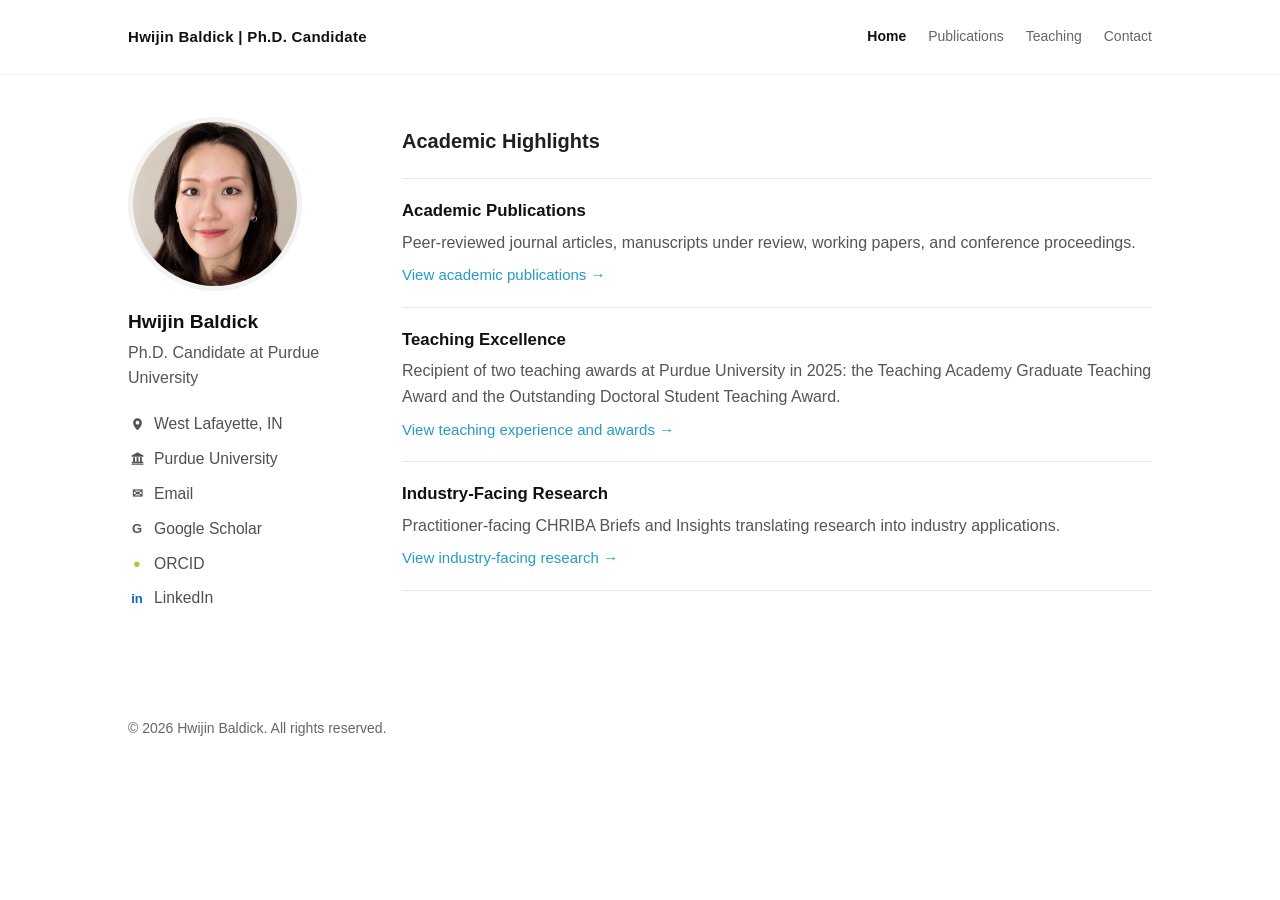
<file: index.html>
<!DOCTYPE html>
<html lang="en">

<head>
<meta charset="UTF-8" />
<meta name="viewport" content="width=device-width, initial-scale=1.0" />

<title>Hwijin Baldick | Ph.D. Candidate</title>

<link rel="stylesheet" href="styles.css" />

<style>
  .home-page {
    padding: 42px 0 72px;
    border-bottom: 0;
  }

  .home-layout {
    display: grid;
    grid-template-columns: 220px minmax(0, 1fr);
    gap: 54px;
    align-items: start;
  }

  /* ------------------------------
     Left Profile Sidebar
  ------------------------------ */

  .profile-sidebar {
    position: sticky;
    top: 104px;
  }

  .profile-sidebar img {
    width: 174px;
    height: 174px;
    object-fit: cover;
    object-position: center 24%;
    border-radius: 50%;
    border: 5px solid #f2f2f2;
    margin-bottom: 18px;
  }

  .profile-sidebar h1 {
    margin: 0 0 4px;
    font-size: 1.2rem;
    font-weight: 700;
    letter-spacing: 0;
    line-height: 1.4;
  }

  .profile-role {
    margin: 0 0 20px;
    color: #555555;
    font-size: 1rem;
    line-height: 1.6;
  }

  .profile-details {
    display: grid;
    gap: 9px;
    color: #4f4f4f;
    font-size: 0.98rem;
  }

  .profile-detail {
    display: grid;
    grid-template-columns: 18px minmax(0, 1fr);
    gap: 8px;
    align-items: center;
  }

  .profile-detail a {
    color: inherit;
    text-decoration: none;
  }

  .profile-detail a:hover {
    color: #249cc5;
  }

  .profile-icon {
    width: 18px;
    height: 18px;
    display: inline-flex;
    align-items: center;
    justify-content: center;
    color: #555555;
    font-size: 13px;
    font-weight: 700;
  }

  .profile-icon svg {
    width: 15px;
    height: 15px;
    display: block;
  }

  .profile-icon.orcid {
    color: #a6ce39;
  }

  .profile-icon.linkedin {
    color: #0a66c2;
  }

  /* ------------------------------
     Right Home Content
  ------------------------------ */

  .home-content {
    min-width: 0;
    padding-top: 8px;
  }

  /* ------------------------------
     Academic Highlights
  ------------------------------ */

  .home-section {
    margin-top: 0;
    padding: 0;
    border-bottom: 0;
  }

  .home-section-title {
    margin: 0 0 20px;
    color: #1f1f1f;
    font-size: 1.25rem;
    font-weight: 650;
  }

  .featured-list {
    list-style: none;
    margin: 0;
    padding: 0;
    max-width: 800px;
  }

  .featured-item {
    padding: 18px 0;
    border-bottom: 1px solid #e8e8e8;
  }

  .featured-item:first-child {
    border-top: 1px solid #e8e8e8;
  }

  .featured-item h3 {
    margin: 0 0 5px;
    font-size: 1.05rem;
    font-weight: 650;
  }

  .featured-item p {
    margin: 0 0 7px;
    color: #555555;
    line-height: 1.6;
  }

  .featured-link {
    color: #249cc5;
    font-size: 0.94rem;
    text-decoration: none;
  }

  .featured-link:hover {
    text-decoration: underline;
  }

  /* ------------------------------
     Responsive
  ------------------------------ */

  @media (max-width: 760px) {
    .home-layout {
      grid-template-columns: 1fr;
      gap: 36px;
    }

    .profile-sidebar {
      position: static;
    }

    .profile-sidebar img {
      width: 132px;
      height: 132px;
    }

    .home-content {
      padding-top: 0;
    }
  }
</style>

</head>

<body>

<header>
  <div class="wrap nav">

    <a href="index.html" class="brand">
      Hwijin Baldick | Ph.D. Candidate
    </a>

    <nav class="menu" aria-label="Site navigation">
      <a href="index.html" aria-current="page">Home</a>
      <a href="publication.html">Publications</a>
      <a href="teaching.html">Teaching</a>
      <a href="contact.html">Contact</a>
    </nav>

  </div>
</header>


<main>

<section class="home-page">

  <div class="wrap home-layout">

    <!-- Left Profile Sidebar -->

    <aside class="profile-sidebar" aria-label="Profile information">

      <img
        src="profile-hwijin-baldick.jpg?v=4"
        alt="Portrait of Hwijin Baldick"
      />

      <h1>Hwijin Baldick</h1>

      <p class="profile-role">
        Ph.D. Candidate at Purdue University
      </p>

      <div class="profile-details">

        <div class="profile-detail">
          <span class="profile-icon" aria-hidden="true">
            <svg viewBox="0 0 24 24" fill="currentColor">
              <path d="M12 2a7 7 0 0 0-7 7c0 5.15 6.1 11.3 6.36 11.56a.9.9 0 0 0 1.28 0C12.9 20.3 19 14.15 19 9a7 7 0 0 0-7-7Zm0 10a3 3 0 1 1 0-6 3 3 0 0 1 0 6Z"/>
            </svg>
          </span>
          <span>West Lafayette, IN</span>
        </div>

        <div class="profile-detail">
          <span class="profile-icon" aria-hidden="true">
            <svg viewBox="0 0 24 24" fill="currentColor">
              <path d="M12 2 2.5 7v2h19V7L12 2ZM5 10v7H3v2h18v-2h-2v-7h-3v7h-2.5v-7h-3v7H8v-7H5Zm-2.5 10v2h19v-2h-19Z"/>
            </svg>
          </span>
          <span>Purdue University</span>
        </div>

        <div class="profile-detail">
          <span class="profile-icon" aria-hidden="true">✉</span>
          <a href="mailto:jeon46@purdue.edu">Email</a>
        </div>

        <div class="profile-detail">
          <span class="profile-icon" aria-hidden="true">G</span>

          <a
            href="https://scholar.google.com/citations?user=UAwXOSIAAAAJ&hl=en&oi=ao"
            target="_blank"
            rel="noopener noreferrer">
            Google Scholar
          </a>
        </div>

        <div class="profile-detail">
          <span class="profile-icon orcid" aria-hidden="true">●</span>

          <a
            href="https://orcid.org/0009-0008-6846-3008"
            target="_blank"
            rel="noopener noreferrer">
            ORCID
          </a>
        </div>

        <div class="profile-detail">
          <span class="profile-icon linkedin" aria-hidden="true">in</span>

          <a
            href="https://www.linkedin.com/in/hwijinbaldick/"
            target="_blank"
            rel="noopener noreferrer">
            LinkedIn
          </a>
        </div>

      </div>

    </aside>


    <!-- Right Content -->

    <div class="home-content">

      <!-- Academic Highlights -->

      <section class="home-section">

        <h2 class="home-section-title">
          Academic Highlights
        </h2>

        <ul class="featured-list">

          <!-- Academic Publications -->

          <li class="featured-item">

            <h3>
              Academic Publications
            </h3>

            <p>
              Peer-reviewed journal articles, manuscripts under review, working papers, and conference proceedings.
            </p>

            <a
              class="featured-link"
              href="publication.html">
              View academic publications →
            </a>

          </li>


          <!-- Teaching Excellence -->

          <li class="featured-item">

            <h3>
              Teaching Excellence
            </h3>

            <p>
              Recipient of two teaching awards at Purdue University in 2025: the Teaching Academy Graduate Teaching Award and the Outstanding Doctoral Student Teaching Award.
            </p>

            <a
              class="featured-link"
              href="teaching.html">
              View teaching experience and awards →
            </a>

          </li>


          <!-- Industry-Facing Research -->

          <li class="featured-item">

            <h3>
              Industry-Facing Research
            </h3>

            <p>
              Practitioner-facing CHRIBA Briefs and Insights translating research into industry applications.
            </p>

            <a
              class="featured-link"
              href="publication.html#industry-publications">
              View industry-facing research →
            </a>

          </li>

        </ul>

      </section>

    </div>

  </div>

</section>

</main>


<footer>

  <div class="wrap">
    © 2026 Hwijin Baldick. All rights reserved.
  </div>

</footer>

</body>

</html>
</file>
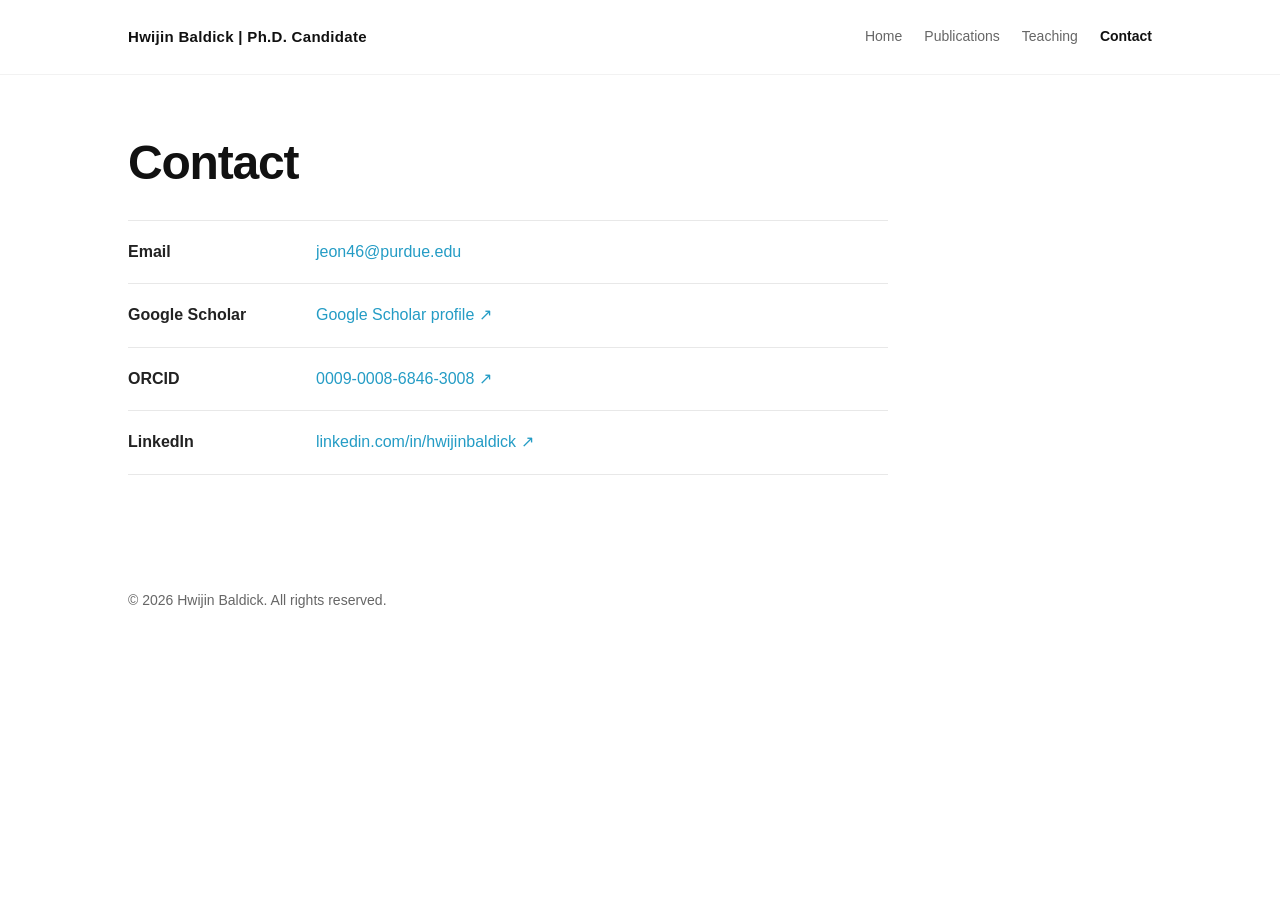
<file: contact.html>
<!DOCTYPE html>
<html lang="en">

<head>
<meta charset="UTF-8" />
<meta name="viewport" content="width=device-width, initial-scale=1.0" />

<title>Contact | Hwijin Baldick</title>

<link rel="stylesheet" href="styles.css" />

<style>
  .contact-page {
    padding: 64px 0 80px;
    border-bottom: 0;
  }

  .contact-content {
    max-width: 760px;
  }

  .contact-content h1 {
    margin: 0 0 32px;
    font-size: clamp(34px, 5vw, 48px);
    letter-spacing: -0.025em;
  }

  .contact-links {
    width: 100%;
  }

  .contact-row {
    display: grid;
    grid-template-columns: 160px minmax(0, 1fr);
    gap: 28px;
    padding: 18px 0;
    border-bottom: 1px solid #e8e8e8;
  }

  .contact-row:first-child {
    border-top: 1px solid #e8e8e8;
  }

  .contact-label {
    color: #222222;
    font-weight: 650;
  }

  .contact-row a {
    color: #249cc5;
    text-decoration: none;
  }

  .contact-row a:hover {
    text-decoration: underline;
  }

  @media (max-width: 640px) {
    .contact-page {
      padding-top: 42px;
    }

    .contact-row {
      grid-template-columns: 1fr;
      gap: 4px;
      padding: 16px 0;
    }
  }
</style>

</head>

<body>

<header>
  <div class="wrap nav">

    <a href="index.html" class="brand">
      Hwijin Baldick | Ph.D. Candidate
    </a>

    <nav class="menu" aria-label="Site navigation">
      <a href="index.html">Home</a>
      <a href="publication.html">Publications</a>
      <a href="teaching.html">Teaching</a>
      <a href="contact.html" aria-current="page">Contact</a>
    </nav>

  </div>
</header>


<main>

<section class="contact-page">

  <div class="wrap">

    <div class="contact-content">

      <h1>Contact</h1>

      <div class="contact-links">

        <div class="contact-row">

          <div class="contact-label">
            Email
          </div>

          <div>
            <a href="mailto:jeon46@purdue.edu">
              jeon46@purdue.edu
            </a>
          </div>

        </div>


        <div class="contact-row">

          <div class="contact-label">
            Google Scholar
          </div>

          <div>
            <a
              href="https://scholar.google.com/citations?user=UAwXOSIAAAAJ&hl=en&oi=ao"
              target="_blank"
              rel="noopener noreferrer">
              Google Scholar profile ↗
            </a>
          </div>

        </div>


        <div class="contact-row">

          <div class="contact-label">
            ORCID
          </div>

          <div>
            <a
              href="https://orcid.org/0009-0008-6846-3008"
              target="_blank"
              rel="noopener noreferrer">
              0009-0008-6846-3008 ↗
            </a>
          </div>

        </div>


        <div class="contact-row">

          <div class="contact-label">
            LinkedIn
          </div>

          <div>
            <a
              href="https://www.linkedin.com/in/hwijinbaldick/"
              target="_blank"
              rel="noopener noreferrer">
              linkedin.com/in/hwijinbaldick ↗
            </a>
          </div>

        </div>

      </div>

    </div>

  </div>

</section>

</main>


<footer>

  <div class="wrap">
    © 2026 Hwijin Baldick. All rights reserved.
  </div>

</footer>

</body>

</html>
</file>
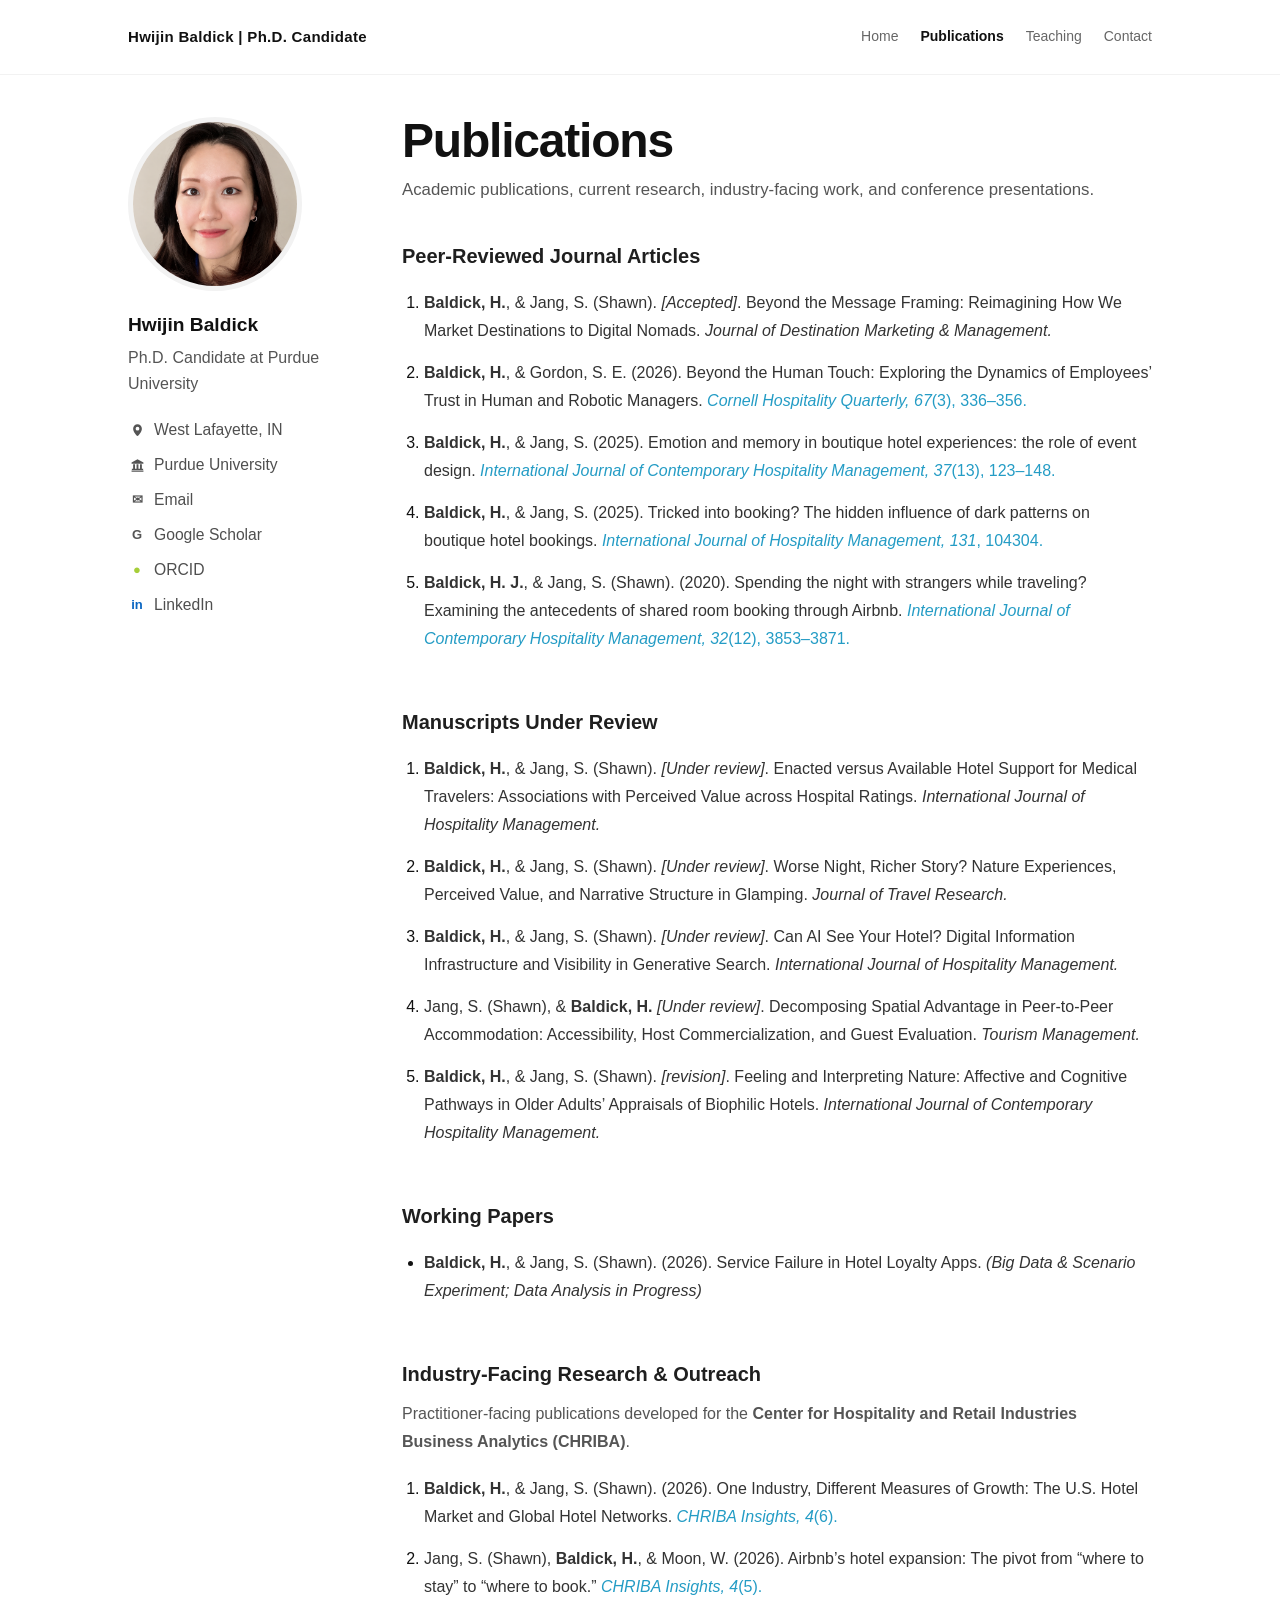
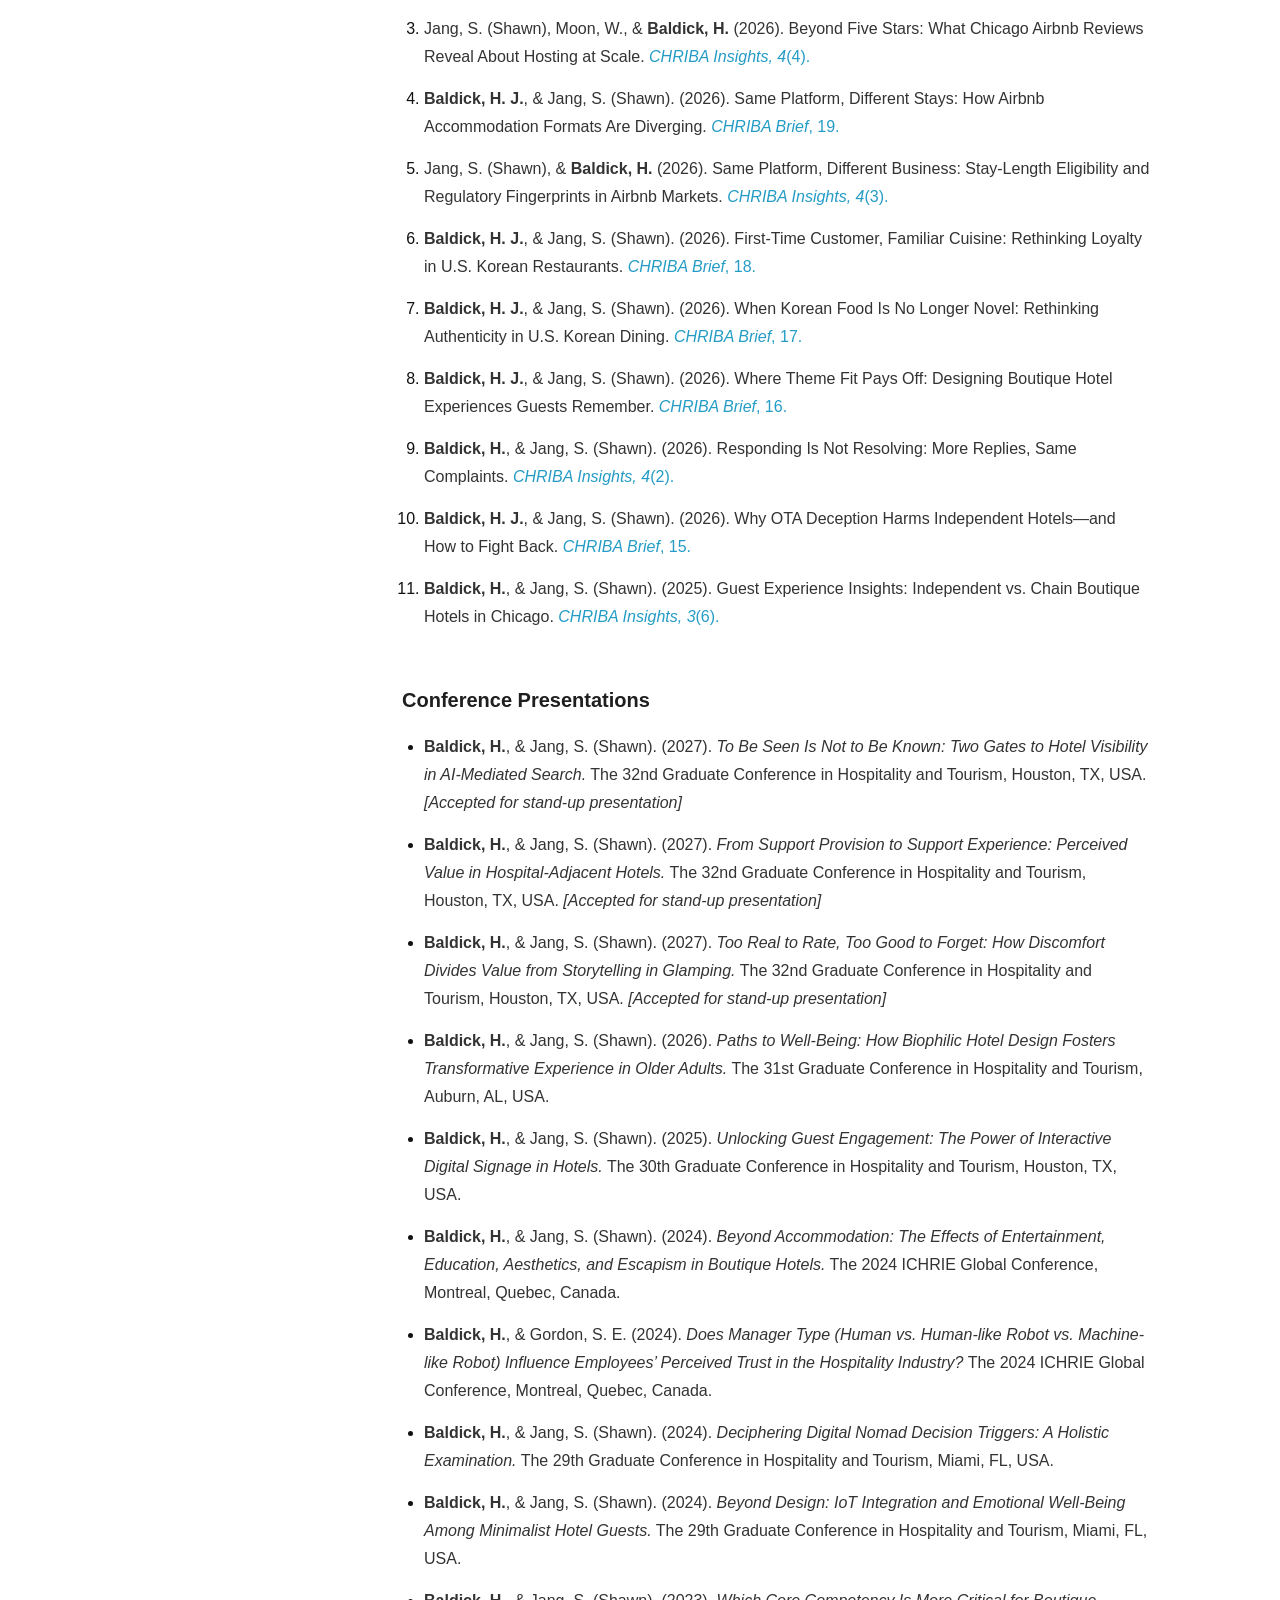
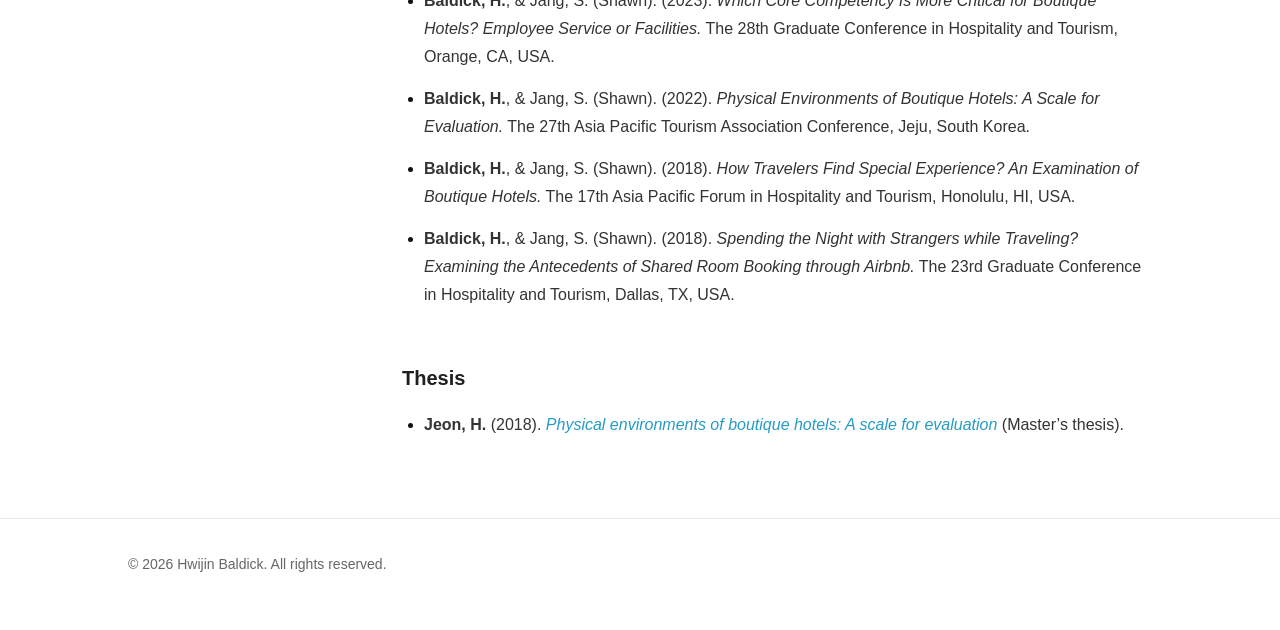
<file: publication.html>
<!DOCTYPE html>
<html lang="en">

<head>
<meta charset="UTF-8" />
<meta name="viewport" content="width=device-width, initial-scale=1.0" />

<title>Publications | Hwijin Baldick</title>

<link rel="stylesheet" href="styles.css" />

<style>
  .publication-section {
    padding-top: 42px;
    padding-bottom: 72px;
  }

  .academic-layout {
    display: grid;
    grid-template-columns: 220px minmax(0, 1fr);
    gap: 54px;
    align-items: start;
  }

  .profile-sidebar {
    position: sticky;
    top: 104px;
  }

  .profile-sidebar img {
    width: 174px;
    height: 174px;
    object-fit: cover;
    object-position: center 24%;
    border-radius: 50%;
    border: 5px solid #f2f2f2;
    margin-bottom: 18px;
  }

  .profile-sidebar h2 {
    margin: 0 0 4px;
    font-size: 1.2rem;
  }

  .profile-role {
    margin: 0 0 20px;
    color: #555555;
    font-size: 1rem;
  }

  .profile-details {
    display: grid;
    gap: 9px;
    color: #4f4f4f;
    font-size: 0.98rem;
  }

  .profile-detail {
    display: grid;
    grid-template-columns: 18px minmax(0, 1fr);
    gap: 8px;
    align-items: center;
  }

  .profile-detail a:hover {
    color: #249cc5;
  }

  .profile-icon {
    width: 18px;
    height: 18px;
    display: inline-flex;
    align-items: center;
    justify-content: center;
    color: #555555;
    font-size: 13px;
    font-weight: 700;
  }

  .profile-icon svg {
    width: 15px;
    height: 15px;
    display: block;
  }

  .profile-icon.orcid {
    color: #a6ce39;
  }

  .profile-icon.linkedin {
    color: #0a66c2;
  }

  .publication-content h1 {
    margin: 0;
    font-size: clamp(34px, 5vw, 48px);
    letter-spacing: -0.025em;
  }

  .publication-summary {
    margin: 10px 0 38px;
    color: #555555;
    font-size: 1.05rem;
  }

  .publication-category {
    margin: 48px 0 12px;
    color: #1f1f1f;
    font-size: 1.25rem;
    font-weight: 650;
    line-height: 1.4;
    scroll-margin-top: 104px;
  }

  .publication-category.first {
    margin-top: 0;
  }

  .publication-note {
    margin: 0 0 12px;
    color: #555555;
    line-height: 1.75;
  }

  .publication-list {
    margin: 0;
    padding-left: 22px;
  }

  .publication-item {
    padding: 7px 0;
  }

  .publication-citation {
    margin: 0;
    max-width: 950px;
    color: #333333;
    line-height: 1.75;
  }

  .source-link {
    color: #249cc5;
    text-decoration: none;
    border-bottom: 1px solid transparent;
    transition: opacity 0.2s ease, border-color 0.2s ease;
  }

  .source-link:hover {
    opacity: 0.8;
    border-bottom-color: currentColor;
  }

  @media (max-width: 760px) {
    .academic-layout {
      grid-template-columns: 1fr;
      gap: 36px;
    }

    .profile-sidebar {
      position: static;
    }

    .profile-sidebar img {
      width: 132px;
      height: 132px;
    }
  }
</style>
</head>

<body>

<header>
  <div class="wrap nav">

    <a href="index.html" class="brand">
      Hwijin Baldick | Ph.D. Candidate
    </a>

    <nav class="menu" aria-label="Site navigation">
      <a href="index.html">Home</a>
      <a href="publication.html" aria-current="page">Publications</a>
      <a href="teaching.html">Teaching</a>
      <a href="contact.html">Contact</a>
    </nav>

  </div>
</header>

<main>

<section class="publication-section" aria-label="Publications">
  <div class="wrap academic-layout">

    <!-- Profile Sidebar -->

    <aside class="profile-sidebar" aria-label="Profile information">

      <img
        src="profile-hwijin-baldick.jpg?v=4"
        alt="Portrait of Hwijin Baldick"
      />

      <h2>Hwijin Baldick</h2>

      <p class="profile-role">
        Ph.D. Candidate at Purdue University
      </p>

      <div class="profile-details">

        <div class="profile-detail">
          <span class="profile-icon" aria-hidden="true">
            <svg viewBox="0 0 24 24" fill="currentColor">
              <path d="M12 2a7 7 0 0 0-7 7c0 5.15 6.1 11.3 6.36 11.56a.9.9 0 0 0 1.28 0C12.9 20.3 19 14.15 19 9a7 7 0 0 0-7-7Zm0 10a3 3 0 1 1 0-6 3 3 0 0 1 0 6Z"/>
            </svg>
          </span>
          <span>West Lafayette, IN</span>
        </div>

        <div class="profile-detail">
          <span class="profile-icon" aria-hidden="true">
            <svg viewBox="0 0 24 24" fill="currentColor">
              <path d="M12 2 2.5 7v2h19V7L12 2ZM5 10v7H3v2h18v-2h-2v-7h-3v7h-2.5v-7h-3v7H8v-7H5Zm-2.5 10v2h19v-2h-19Z"/>
            </svg>
          </span>
          <span>Purdue University</span>
        </div>

        <div class="profile-detail">
          <span class="profile-icon" aria-hidden="true">✉</span>
          <a href="mailto:jeon46@purdue.edu">Email</a>
        </div>

        <div class="profile-detail">
          <span class="profile-icon" aria-hidden="true">G</span>
          <a
            href="https://scholar.google.com/citations?user=UAwXOSIAAAAJ&amp;hl=en&amp;oi=ao"
            target="_blank"
            rel="noopener noreferrer">
            Google Scholar
          </a>
        </div>

        <div class="profile-detail">
          <span class="profile-icon orcid" aria-hidden="true">●</span>
          <a
            href="https://orcid.org/0009-0008-6846-3008"
            target="_blank"
            rel="noopener noreferrer">
            ORCID
          </a>
        </div>

        <div class="profile-detail">
          <span class="profile-icon linkedin" aria-hidden="true">in</span>
          <a
            href="https://www.linkedin.com/in/hwijinbaldick/"
            target="_blank"
            rel="noopener noreferrer">
            LinkedIn
          </a>
        </div>

      </div>
    </aside>


    <!-- Publications -->

    <div class="publication-content">

      <h1>Publications</h1>

      <p class="publication-summary">
        Academic publications, current research, industry-facing work, and conference presentations.
      </p>


      <!-- Peer-Reviewed Journal Articles -->

      <h2 class="publication-category first">
        Peer-Reviewed Journal Articles
      </h2>

      <ol class="publication-list">

        <li class="publication-item">
          <p class="publication-citation">
            <strong>Baldick, H.</strong>, &amp; Jang, S. (Shawn).
            <em>[Accepted]</em>. Beyond the Message Framing:
            Reimagining How We Market Destinations to Digital Nomads.
            <em>Journal of Destination Marketing &amp; Management.</em>
          </p>
        </li>

        <li class="publication-item">
          <p class="publication-citation">
            <strong>Baldick, H.</strong>, &amp; Gordon, S. E. (2026).
            Beyond the Human Touch: Exploring the Dynamics of Employees’
            Trust in Human and Robotic Managers.
            <a
              class="source-link"
              href="https://doi.org/10.1177/19389655261433931"
              target="_blank"
              rel="noopener noreferrer">
              <em>Cornell Hospitality Quarterly, 67</em>(3), 336–356.
            </a>
          </p>
        </li>

        <li class="publication-item">
          <p class="publication-citation">
            <strong>Baldick, H.</strong>, &amp; Jang, S. (2025).
            Emotion and memory in boutique hotel experiences:
            the role of event design.
            <a
              class="source-link"
              href="https://doi.org/10.1108/IJCHM-01-2025-0153"
              target="_blank"
              rel="noopener noreferrer">
              <em>International Journal of Contemporary Hospitality Management, 37</em>(13), 123–148.
            </a>
          </p>
        </li>

        <li class="publication-item">
          <p class="publication-citation">
            <strong>Baldick, H.</strong>, &amp; Jang, S. (2025).
            Tricked into booking? The hidden influence of dark patterns
            on boutique hotel bookings.
            <a
              class="source-link"
              href="https://doi.org/10.1016/j.ijhm.2025.104304"
              target="_blank"
              rel="noopener noreferrer">
              <em>International Journal of Hospitality Management, 131</em>, 104304.
            </a>
          </p>
        </li>

        <li class="publication-item">
          <p class="publication-citation">
            <strong>Baldick, H. J.</strong>, &amp; Jang, S. (Shawn). (2020).
            Spending the night with strangers while traveling?
            Examining the antecedents of shared room booking through Airbnb.
            <a
              class="source-link"
              href="https://doi.org/10.1108/IJCHM-09-2018-0722"
              target="_blank"
              rel="noopener noreferrer">
              <em>International Journal of Contemporary Hospitality Management, 32</em>(12), 3853–3871.
            </a>
          </p>
        </li>

      </ol>


      <!-- Manuscripts Under Review -->

      <h2 class="publication-category">
        Manuscripts Under Review
      </h2>

      <ol class="publication-list">

        <li class="publication-item">
          <p class="publication-citation">
            <strong>Baldick, H.</strong>, &amp; Jang, S. (Shawn).
            <em>[Under review]</em>. Enacted versus Available Hotel Support
            for Medical Travelers: Associations with Perceived Value
            across Hospital Ratings.
            <em>International Journal of Hospitality Management.</em>
          </p>
        </li>

        <li class="publication-item">
          <p class="publication-citation">
            <strong>Baldick, H.</strong>, &amp; Jang, S. (Shawn).
            <em>[Under review]</em>. Worse Night, Richer Story?
            Nature Experiences, Perceived Value, and Narrative Structure in Glamping.
            <em>Journal of Travel Research.</em>
          </p>
        </li>

        <li class="publication-item">
          <p class="publication-citation">
            <strong>Baldick, H.</strong>, &amp; Jang, S. (Shawn).
            <em>[Under review]</em>. Can AI See Your Hotel?
            Digital Information Infrastructure and Visibility in Generative Search.
            <em>International Journal of Hospitality Management.</em>
          </p>
        </li>

        <li class="publication-item">
          <p class="publication-citation">
            Jang, S. (Shawn), &amp; <strong>Baldick, H.</strong>
            <em>[Under review]</em>. Decomposing Spatial Advantage in Peer-to-Peer
            Accommodation: Accessibility, Host Commercialization, and Guest Evaluation.
            <em>Tourism Management.</em>
          </p>
        </li>

        <li class="publication-item">
          <p class="publication-citation">
            <strong>Baldick, H.</strong>, &amp; Jang, S. (Shawn).
            <em>[revision]</em>. Feeling and Interpreting Nature:
            Affective and Cognitive Pathways in Older Adults’ Appraisals of Biophilic Hotels.
            <em>International Journal of Contemporary Hospitality Management.</em>
          </p>
        </li>

      </ol>


      <!-- Working Papers -->

      <h2 class="publication-category">
        Working Papers
      </h2>

      <ul class="publication-list">

        <li class="publication-item">
          <p class="publication-citation">
            <strong>Baldick, H.</strong>, &amp; Jang, S. (Shawn). (2026).
            Service Failure in Hotel Loyalty Apps.
            <em>(Big Data &amp; Scenario Experiment; Data Analysis in Progress)</em>
          </p>
        </li>

      </ul>


      <!-- Industry-Facing Research & Outreach -->

      <h2
        class="publication-category"
        id="industry-publications">
        Industry-Facing Research &amp; Outreach
      </h2>

      <p class="publication-note">
        Practitioner-facing publications developed for the <strong>Center for Hospitality and Retail Industries Business Analytics (CHRIBA)</strong>.
      </p>

      <ol class="publication-list">

        <li class="publication-item">
          <p class="publication-citation">
            <strong>Baldick, H.</strong>, &amp; Jang, S. (Shawn). (2026).
            One Industry, Different Measures of Growth:
            The U.S. Hotel Market and Global Hotel Networks.
            <a
              class="source-link"
              href="https://www.chriba-purdue.com/post/chriba-insights-vol-4-no-6-one-industry-different-measures-of-growth-the-u-s-hotel-market-an"
              target="_blank"
              rel="noopener noreferrer">
              <em>CHRIBA Insights, 4</em>(6).
            </a>
          </p>
        </li>

        <li class="publication-item">
          <p class="publication-citation">
            Jang, S. (Shawn), <strong>Baldick, H.</strong>, &amp; Moon, W. (2026).
            Airbnb’s hotel expansion: The pivot from “where to stay” to “where to book.”
            <a
              class="source-link"
              href="https://www.chriba-purdue.com/post/chriba-insights-vol-4-no-5-airbnb-s-hotel-expansion-the-pivot-from-where-to-stay-to-where-t"
              target="_blank"
              rel="noopener noreferrer">
              <em>CHRIBA Insights, 4</em>(5).
            </a>
          </p>
        </li>

        <li class="publication-item">
          <p class="publication-citation">
            Jang, S. (Shawn), Moon, W., &amp; <strong>Baldick, H.</strong> (2026).
            Beyond Five Stars: What Chicago Airbnb Reviews Reveal About Hosting at Scale.
            <a
              class="source-link"
              href="https://www.chriba-purdue.com/post/chriba-insights-vol-4-no-4-beyond-five-stars-what-chicago-airbnb-reviews-reveal-about-hostin"
              target="_blank"
              rel="noopener noreferrer">
              <em>CHRIBA Insights, 4</em>(4).
            </a>
          </p>
        </li>

        <li class="publication-item">
          <p class="publication-citation">
            <strong>Baldick, H. J.</strong>, &amp; Jang, S. (Shawn). (2026).
            Same Platform, Different Stays:
            How Airbnb Accommodation Formats Are Diverging.
            <a
              class="source-link"
              href="https://www.chriba-purdue.com/post/chriba-brief-volume-19-same-platform-different-stays-how-airbnb-accommodation-formats-are-div"
              target="_blank"
              rel="noopener noreferrer">
              <em>CHRIBA Brief</em>, 19.
            </a>
          </p>
        </li>

        <li class="publication-item">
          <p class="publication-citation">
            Jang, S. (Shawn), &amp; <strong>Baldick, H.</strong> (2026).
            Same Platform, Different Business:
            Stay-Length Eligibility and Regulatory Fingerprints in Airbnb Markets.
            <a
              class="source-link"
              href="https://www.chriba-purdue.com/post/chriba-insights-vol-4-no-3-same-platform-different-business-stay-length-eligibility-and-regul"
              target="_blank"
              rel="noopener noreferrer">
              <em>CHRIBA Insights, 4</em>(3).
            </a>
          </p>
        </li>

        <li class="publication-item">
          <p class="publication-citation">
            <strong>Baldick, H. J.</strong>, &amp; Jang, S. (Shawn). (2026).
            First-Time Customer, Familiar Cuisine:
            Rethinking Loyalty in U.S. Korean Restaurants.
            <a
              class="source-link"
              href="https://www.chriba-purdue.com/post/chriba-brief-volume-18-first-time-customer-familiar-cuisine-rethinking-loyalty-in-u-s-korean"
              target="_blank"
              rel="noopener noreferrer">
              <em>CHRIBA Brief</em>, 18.
            </a>
          </p>
        </li>

        <li class="publication-item">
          <p class="publication-citation">
            <strong>Baldick, H. J.</strong>, &amp; Jang, S. (Shawn). (2026).
            When Korean Food Is No Longer Novel:
            Rethinking Authenticity in U.S. Korean Dining.
            <a
              class="source-link"
              href="https://www.chriba-purdue.com/post/chriba-brief-volume-17-when-korean-food-is-no-longer-novel-rethinking-authenticity-in-u-s-kor"
              target="_blank"
              rel="noopener noreferrer">
              <em>CHRIBA Brief</em>, 17.
            </a>
          </p>
        </li>

        <li class="publication-item">
          <p class="publication-citation">
            <strong>Baldick, H. J.</strong>, &amp; Jang, S. (Shawn). (2026).
            Where Theme Fit Pays Off:
            Designing Boutique Hotel Experiences Guests Remember.
            <a
              class="source-link"
              href="https://www.chriba-purdue.com/post/chriba-brief-volume-16-where-theme-fit-pays-off-designing-boutique-hotel-experiences-guests-rem"
              target="_blank"
              rel="noopener noreferrer">
              <em>CHRIBA Brief</em>, 16.
            </a>
          </p>
        </li>

        <li class="publication-item">
          <p class="publication-citation">
            <strong>Baldick, H.</strong>, &amp; Jang, S. (Shawn). (2026).
            Responding Is Not Resolving:
            More Replies, Same Complaints.
            <a
              class="source-link"
              href="https://www.chriba-purdue.com/post/chriba-insights-vol-4-no-2-data-responding-is-not-resolving-more-replies-same-complaints"
              target="_blank"
              rel="noopener noreferrer">
              <em>CHRIBA Insights, 4</em>(2).
            </a>
          </p>
        </li>

        <li class="publication-item">
          <p class="publication-citation">
            <strong>Baldick, H. J.</strong>, &amp; Jang, S. (Shawn). (2026).
            Why OTA Deception Harms Independent Hotels—and How to Fight Back.
            <a
              class="source-link"
              href="https://www.chriba-purdue.com/post/chriba-brief-volume-15-why-ota-deception-harms-independent-hotels-and-how-to-fight-back"
              target="_blank"
              rel="noopener noreferrer">
              <em>CHRIBA Brief</em>, 15.
            </a>
          </p>
        </li>

        <li class="publication-item">
          <p class="publication-citation">
            <strong>Baldick, H.</strong>, &amp; Jang, S. (Shawn). (2025).
            Guest Experience Insights: Independent vs. Chain Boutique Hotels in Chicago.
            <a
              class="source-link"
              href="https://www.chriba-purdue.com/post/chriba-insights-vol-3-no-6"
              target="_blank"
              rel="noopener noreferrer">
              <em>CHRIBA Insights, 3</em>(6).
            </a>
          </p>
        </li>

      </ol>


      <!-- Conference Presentations -->

      <h2 class="publication-category">
        Conference Presentations
      </h2>

      <ul class="publication-list">

        <li class="publication-item">
          <p class="publication-citation">
            <strong>Baldick, H.</strong>, &amp; Jang, S. (Shawn). (2027).
            <em>To Be Seen Is Not to Be Known: Two Gates to Hotel Visibility in AI-Mediated Search.</em>
            The 32nd Graduate Conference in Hospitality and Tourism,
            Houston, TX, USA.
            <em>[Accepted for stand-up presentation]</em>
          </p>
        </li>

        <li class="publication-item">
          <p class="publication-citation">
            <strong>Baldick, H.</strong>, &amp; Jang, S. (Shawn). (2027).
            <em>From Support Provision to Support Experience: Perceived Value in Hospital-Adjacent Hotels.</em>
            The 32nd Graduate Conference in Hospitality and Tourism,
            Houston, TX, USA.
            <em>[Accepted for stand-up presentation]</em>
          </p>
        </li>

        <li class="publication-item">
          <p class="publication-citation">
            <strong>Baldick, H.</strong>, &amp; Jang, S. (Shawn). (2027).
            <em>Too Real to Rate, Too Good to Forget: How Discomfort Divides Value from Storytelling in Glamping.</em>
            The 32nd Graduate Conference in Hospitality and Tourism,
            Houston, TX, USA.
            <em>[Accepted for stand-up presentation]</em>
          </p>
        </li>

        <li class="publication-item">
          <p class="publication-citation">
            <strong>Baldick, H.</strong>, &amp; Jang, S. (Shawn). (2026).
            <em>Paths to Well-Being: How Biophilic Hotel Design Fosters Transformative Experience in Older Adults.</em>
            The 31st Graduate Conference in Hospitality and Tourism,
            Auburn, AL, USA.
          </p>
        </li>

        <li class="publication-item">
          <p class="publication-citation">
            <strong>Baldick, H.</strong>, &amp; Jang, S. (Shawn). (2025).
            <em>Unlocking Guest Engagement: The Power of Interactive Digital Signage in Hotels.</em>
            The 30th Graduate Conference in Hospitality and Tourism,
            Houston, TX, USA.
          </p>
        </li>

        <li class="publication-item">
          <p class="publication-citation">
            <strong>Baldick, H.</strong>, &amp; Jang, S. (Shawn). (2024).
            <em>Beyond Accommodation: The Effects of Entertainment, Education, Aesthetics, and Escapism in Boutique Hotels.</em>
            The 2024 ICHRIE Global Conference,
            Montreal, Quebec, Canada.
          </p>
        </li>

        <li class="publication-item">
          <p class="publication-citation">
            <strong>Baldick, H.</strong>, &amp; Gordon, S. E. (2024).
            <em>Does Manager Type (Human vs. Human-like Robot vs. Machine-like Robot)
            Influence Employees’ Perceived Trust in the Hospitality Industry?</em>
            The 2024 ICHRIE Global Conference,
            Montreal, Quebec, Canada.
          </p>
        </li>

        <li class="publication-item">
          <p class="publication-citation">
            <strong>Baldick, H.</strong>, &amp; Jang, S. (Shawn). (2024).
            <em>Deciphering Digital Nomad Decision Triggers: A Holistic Examination.</em>
            The 29th Graduate Conference in Hospitality and Tourism,
            Miami, FL, USA.
          </p>
        </li>

        <li class="publication-item">
          <p class="publication-citation">
            <strong>Baldick, H.</strong>, &amp; Jang, S. (Shawn). (2024).
            <em>Beyond Design: IoT Integration and Emotional Well-Being Among Minimalist Hotel Guests.</em>
            The 29th Graduate Conference in Hospitality and Tourism,
            Miami, FL, USA.
          </p>
        </li>

        <li class="publication-item">
          <p class="publication-citation">
            <strong>Baldick, H.</strong>, &amp; Jang, S. (Shawn). (2023).
            <em>Which Core Competency Is More Critical for Boutique Hotels?
            Employee Service or Facilities.</em>
            The 28th Graduate Conference in Hospitality and Tourism,
            Orange, CA, USA.
          </p>
        </li>

        <li class="publication-item">
          <p class="publication-citation">
            <strong>Baldick, H.</strong>, &amp; Jang, S. (Shawn). (2022).
            <em>Physical Environments of Boutique Hotels: A Scale for Evaluation.</em>
            The 27th Asia Pacific Tourism Association Conference,
            Jeju, South Korea.
          </p>
        </li>

        <li class="publication-item">
          <p class="publication-citation">
            <strong>Baldick, H.</strong>, &amp; Jang, S. (Shawn). (2018).
            <em>How Travelers Find Special Experience?
            An Examination of Boutique Hotels.</em>
            The 17th Asia Pacific Forum in Hospitality and Tourism,
            Honolulu, HI, USA.
          </p>
        </li>

        <li class="publication-item">
          <p class="publication-citation">
            <strong>Baldick, H.</strong>, &amp; Jang, S. (Shawn). (2018).
            <em>Spending the Night with Strangers while Traveling?
            Examining the Antecedents of Shared Room Booking through Airbnb.</em>
            The 23rd Graduate Conference in Hospitality and Tourism,
            Dallas, TX, USA.
          </p>
        </li>

      </ul>


      <!-- Thesis -->

      <h2 class="publication-category">
        Thesis
      </h2>

      <ul class="publication-list">

        <li class="publication-item">
          <p class="publication-citation">
            <strong>Jeon, H.</strong> (2018).
            <a
              class="source-link"
              href="https://scholar.google.com/citations?view_op=view_citation&amp;hl=en&amp;user=UAwXOSIAAAAJ&amp;citation_for_view=UAwXOSIAAAAJ:d1gkVwhDpl0C"
              target="_blank"
              rel="noopener noreferrer">
              <em>Physical environments of boutique hotels: A scale for evaluation</em>
            </a>
            (Master’s thesis).
          </p>
        </li>

      </ul>

    </div>
  </div>
</section>

</main>

<footer>
  <div class="wrap">
    © 2026 Hwijin Baldick. All rights reserved.
  </div>
</footer>

</body>
</html>
</file>
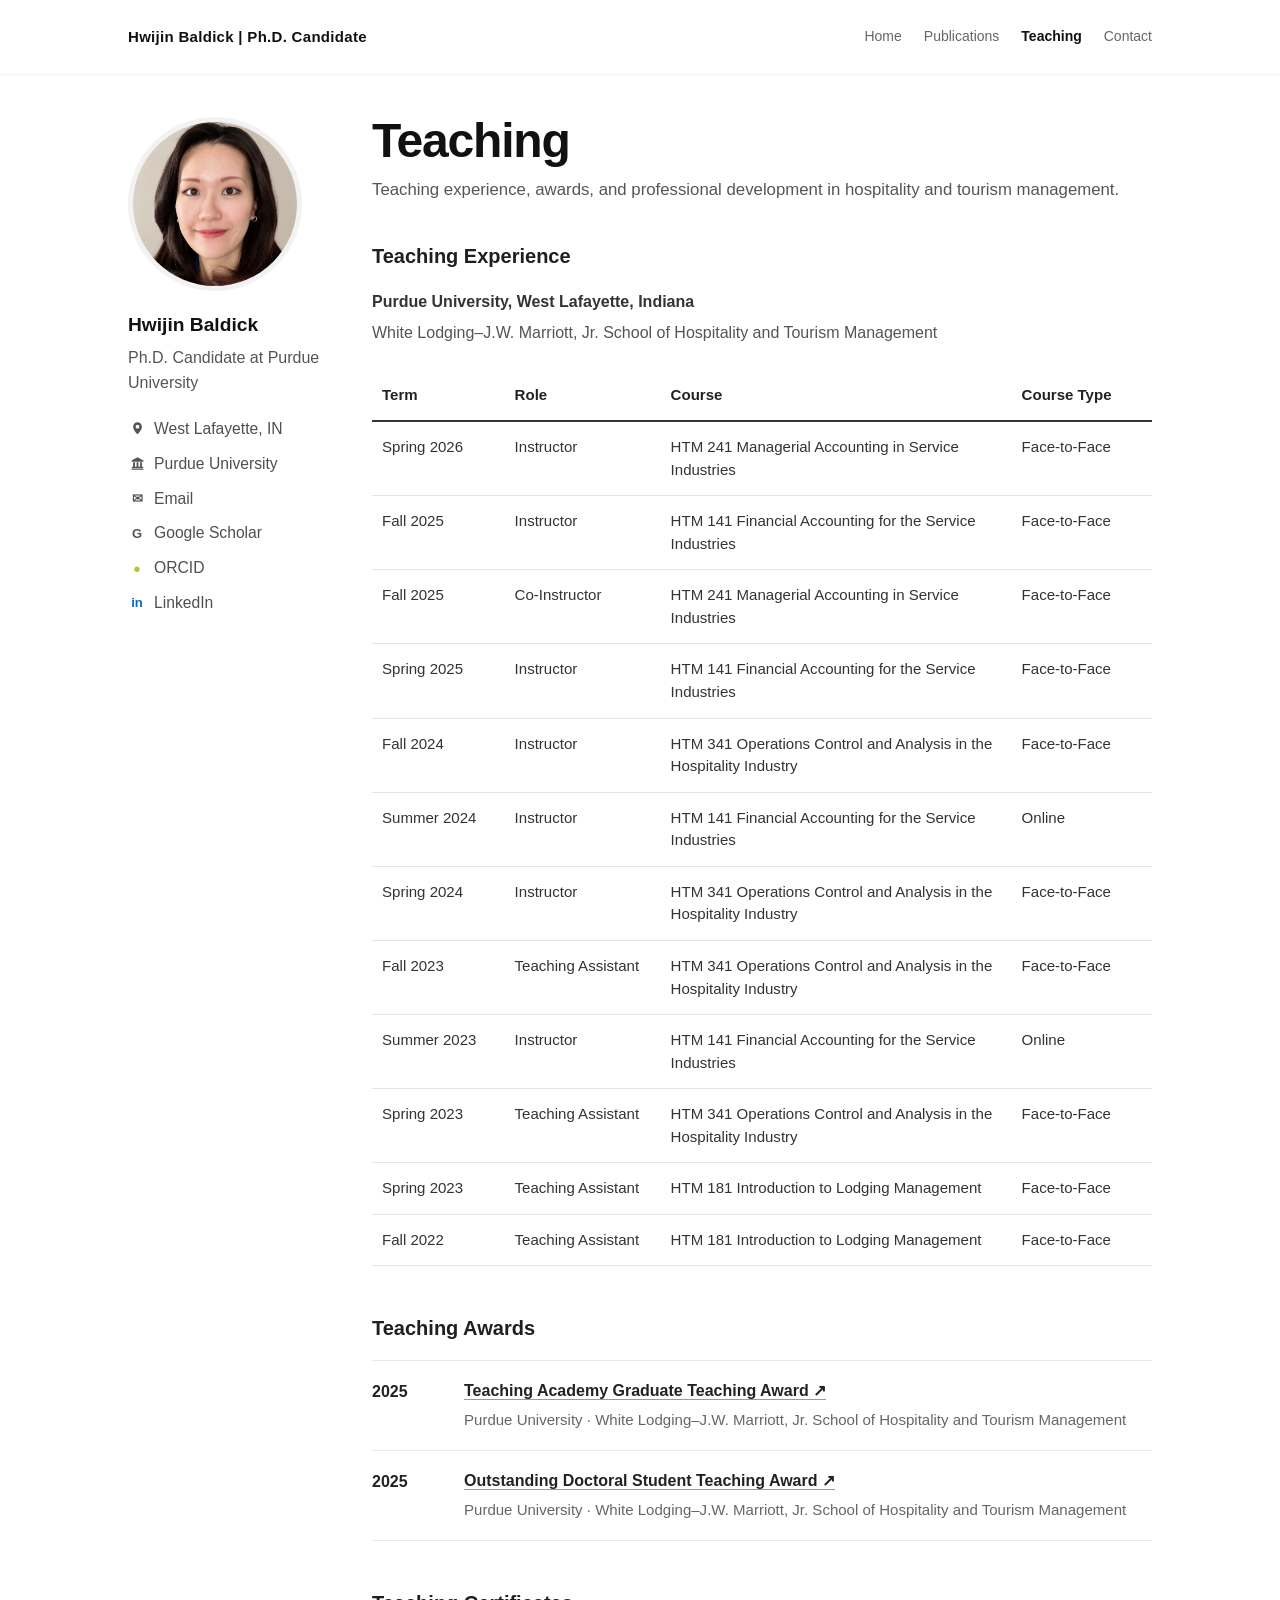
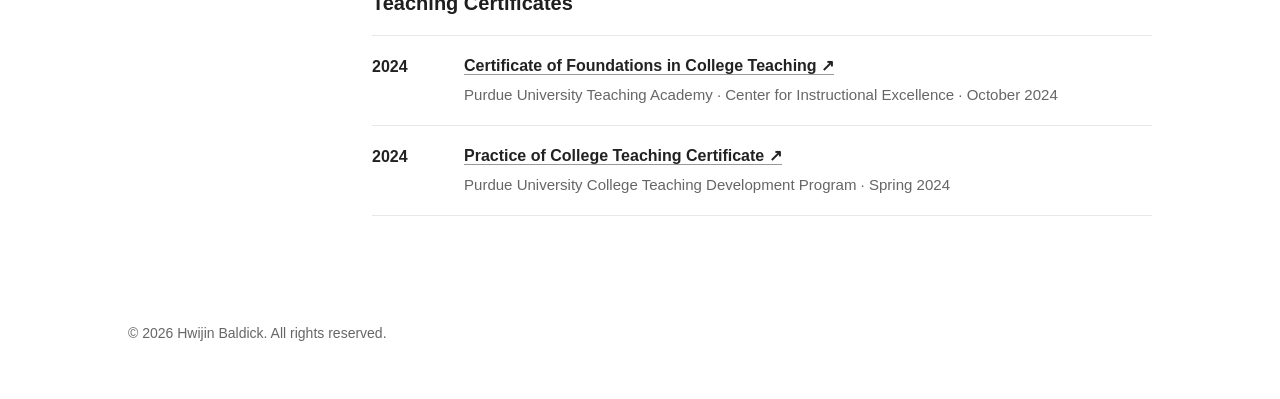
<file: teaching.html>
<!DOCTYPE html>
<html lang="en">

<head>
<meta charset="UTF-8" />
<meta name="viewport" content="width=device-width, initial-scale=1.0" />

<title>Teaching | Hwijin Baldick</title>

<link rel="stylesheet" href="styles.css" />

<style>
  .teaching-page {
    padding: 42px 0 72px;
    border-bottom: 0;
  }

  .academic-layout {
    display: grid;
    grid-template-columns: 200px minmax(0, 1fr);
    gap: 44px;
    align-items: start;
  }

  /* ------------------------------
     Left Profile Sidebar
  ------------------------------ */

  .profile-sidebar {
    position: sticky;
    top: 104px;
  }

  .profile-sidebar img {
    width: 174px;
    height: 174px;
    object-fit: cover;
    object-position: center 24%;
    border-radius: 50%;
    border: 5px solid #f2f2f2;
    margin-bottom: 18px;
  }

  .profile-sidebar h2 {
    margin: 0 0 4px;
    font-size: 1.2rem;
  }

  .profile-role {
    margin: 0 0 20px;
    color: #555555;
    font-size: 1rem;
    line-height: 1.6;
  }

  .profile-details {
    display: grid;
    gap: 9px;
    color: #4f4f4f;
    font-size: 0.98rem;
  }

  .profile-detail {
    display: grid;
    grid-template-columns: 18px minmax(0, 1fr);
    gap: 8px;
    align-items: center;
  }

  .profile-detail a:hover {
    color: #249cc5;
  }

  .profile-icon {
    width: 18px;
    height: 18px;
    display: inline-flex;
    align-items: center;
    justify-content: center;
    color: #555555;
    font-size: 13px;
    font-weight: 700;
  }

  .profile-icon svg {
    width: 15px;
    height: 15px;
    display: block;
  }

  .profile-icon.orcid {
    color: #a6ce39;
  }

  .profile-icon.linkedin {
    color: #0a66c2;
  }

  /* ------------------------------
     Right Teaching Content
  ------------------------------ */

  .teaching-content {
    min-width: 0;
  }

  .teaching-content h1 {
    margin: 0;
    font-size: clamp(34px, 5vw, 48px);
    letter-spacing: -0.025em;
  }

  .teaching-summary {
    margin: 10px 0 38px;
    color: #555555;
    font-size: 1.05rem;
  }

  .teaching-section {
    margin-top: 48px;
    padding: 0;
    border-bottom: 0;
  }

  .teaching-section.first {
    margin-top: 0;
  }

  .teaching-section-title {
    margin: 0 0 18px;
    color: #1f1f1f;
    font-size: 1.25rem;
    font-weight: 650;
    line-height: 1.4;
  }

  .teaching-intro {
    margin: 0 0 24px;
    color: #333333;
    line-height: 1.7;
  }

  .school-name {
    display: block;
    margin-top: 4px;
    color: #555555;
  }

  /* ------------------------------
     Teaching Experience Table
  ------------------------------ */

  .table-wrap {
    width: 100%;
    overflow: visible;
  }

  .teaching-table {
    width: 100%;
    min-width: 0;
    border-collapse: collapse;
    table-layout: fixed;
    font-size: 0.94rem;
  }

  .teaching-table th {
    padding: 13px 10px;
    text-align: left;
    color: #222222;
    font-weight: 650;
    border-bottom: 2px solid #333333;
  }

  .teaching-table td {
    padding: 14px 10px;
    vertical-align: top;
    color: #333333;
    line-height: 1.5;
    border-bottom: 1px solid #e5e5e5;
  }

  /* Column widths */

  .teaching-table th:nth-child(1),
  .teaching-table td:nth-child(1) {
    width: 17%;
  }

  .teaching-table th:nth-child(2),
  .teaching-table td:nth-child(2) {
    width: 20%;
  }

  .teaching-table th:nth-child(3),
  .teaching-table td:nth-child(3) {
    width: 45%;
  }

  .teaching-table th:nth-child(4),
  .teaching-table td:nth-child(4) {
    width: 18%;
    white-space: nowrap;
  }

  /* ------------------------------
     Awards & Certificates
  ------------------------------ */

  .credential-list {
    list-style: none;
    margin: 0;
    padding: 0;
    width: 100%;
  }

  .credential-item {
    display: grid;
    grid-template-columns: 74px minmax(0, 1fr);
    gap: 18px;
    padding: 18px 0;
    border-bottom: 1px solid #e8e8e8;
  }

  .credential-item:first-child {
    border-top: 1px solid #e8e8e8;
  }

  .credential-year {
    color: #222222;
    font-weight: 700;
  }

  .credential-title {
    margin: 0;
    color: #222222;
    font-weight: 650;
    line-height: 1.55;
  }

  .credential-meta {
    margin: 4px 0 0;
    color: #666666;
    font-size: 0.94rem;
    line-height: 1.6;
  }

  .credential-link {
    color: inherit;
    text-decoration: none;
    border-bottom: 1px solid #999999;
    transition: color 0.2s ease, border-color 0.2s ease;
  }

  .credential-link:hover {
    color: #249cc5;
    border-bottom-color: #249cc5;
  }

  /* ------------------------------
     Responsive
  ------------------------------ */

  @media (max-width: 900px) {
    .academic-layout {
      grid-template-columns: 180px minmax(0, 1fr);
      gap: 32px;
    }

    .profile-sidebar img {
      width: 150px;
      height: 150px;
    }

    .teaching-table {
      font-size: 0.9rem;
    }

    .teaching-table th,
    .teaching-table td {
      padding-left: 8px;
      padding-right: 8px;
    }
  }

  @media (max-width: 760px) {
    .academic-layout {
      grid-template-columns: 1fr;
      gap: 36px;
    }

    .profile-sidebar {
      position: static;
    }

    .profile-sidebar img {
      width: 132px;
      height: 132px;
    }

    .table-wrap {
      overflow-x: auto;
    }

    .teaching-table {
      min-width: 720px;
      table-layout: auto;
    }

    .credential-item {
      grid-template-columns: 58px minmax(0, 1fr);
      gap: 12px;
    }
  }
</style>

</head>

<body>

<header>
  <div class="wrap nav">

    <a href="index.html" class="brand">
      Hwijin Baldick | Ph.D. Candidate
    </a>

    <nav class="menu" aria-label="Site navigation">
      <a href="index.html">Home</a>
      <a href="publication.html">Publications</a>
      <a href="teaching.html" aria-current="page">Teaching</a>
      <a href="contact.html">Contact</a>
    </nav>

  </div>
</header>

<main>

<section class="teaching-page">

  <div class="wrap academic-layout">

    <!-- Left Profile Sidebar -->

    <aside class="profile-sidebar" aria-label="Profile information">

      <img
        src="profile-hwijin-baldick.jpg?v=4"
        alt="Portrait of Hwijin Baldick"
      />

      <h2>Hwijin Baldick</h2>

      <p class="profile-role">
        Ph.D. Candidate at Purdue University
      </p>

      <div class="profile-details">

        <div class="profile-detail">
          <span class="profile-icon" aria-hidden="true">
            <svg viewBox="0 0 24 24" fill="currentColor">
              <path d="M12 2a7 7 0 0 0-7 7c0 5.15 6.1 11.3 6.36 11.56a.9.9 0 0 0 1.28 0C12.9 20.3 19 14.15 19 9a7 7 0 0 0-7-7Zm0 10a3 3 0 1 1 0-6 3 3 0 0 1 0 6Z"/>
            </svg>
          </span>

          <span>West Lafayette, IN</span>
        </div>


        <div class="profile-detail">
          <span class="profile-icon" aria-hidden="true">
            <svg viewBox="0 0 24 24" fill="currentColor">
              <path d="M12 2 2.5 7v2h19V7L12 2ZM5 10v7H3v2h18v-2h-2v-7h-3v7h-2.5v-7h-3v7H8v-7H5Zm-2.5 10v2h19v-2h-19Z"/>
            </svg>
          </span>

          <span>Purdue University</span>
        </div>


        <div class="profile-detail">
          <span class="profile-icon" aria-hidden="true">✉</span>
          <a href="mailto:jeon46@purdue.edu">Email</a>
        </div>


        <div class="profile-detail">
          <span class="profile-icon" aria-hidden="true">G</span>

          <a
            href="https://scholar.google.com/citations?user=UAwXOSIAAAAJ&hl=en&oi=ao"
            target="_blank"
            rel="noopener noreferrer">
            Google Scholar
          </a>
        </div>


        <div class="profile-detail">
          <span class="profile-icon orcid" aria-hidden="true">●</span>

          <a
            href="https://orcid.org/0009-0008-6846-3008"
            target="_blank"
            rel="noopener noreferrer">
            ORCID
          </a>
        </div>


        <div class="profile-detail">
          <span class="profile-icon linkedin" aria-hidden="true">in</span>

          <a
            href="https://www.linkedin.com/in/hwijinbaldick/"
            target="_blank"
            rel="noopener noreferrer">
            LinkedIn
          </a>
        </div>

      </div>

    </aside>


    <!-- Right Teaching Content -->

    <div class="teaching-content">

      <h1>Teaching</h1>

      <p class="teaching-summary">
        Teaching experience, awards, and professional development in hospitality and tourism management.
      </p>


      <!-- Teaching Experience -->

      <section class="teaching-section first">

        <h2 class="teaching-section-title">
          Teaching Experience
        </h2>

        <p class="teaching-intro">

          <strong>
            Purdue University, West Lafayette, Indiana
          </strong>

          <span class="school-name">
            White Lodging–J.W. Marriott, Jr. School of Hospitality and Tourism Management
          </span>

        </p>


        <div class="table-wrap">

          <table class="teaching-table">

            <thead>

              <tr>
                <th>Term</th>
                <th>Role</th>
                <th>Course</th>
                <th>Course Type</th>
              </tr>

            </thead>


            <tbody>

              <tr>
                <td>Spring 2026</td>
                <td>Instructor</td>
                <td>HTM 241 Managerial Accounting in Service Industries</td>
                <td>Face-to-Face</td>
              </tr>

              <tr>
                <td>Fall 2025</td>
                <td>Instructor</td>
                <td>HTM 141 Financial Accounting for the Service Industries</td>
                <td>Face-to-Face</td>
              </tr>

              <tr>
                <td>Fall 2025</td>
                <td>Co-Instructor</td>
                <td>HTM 241 Managerial Accounting in Service Industries</td>
                <td>Face-to-Face</td>
              </tr>

              <tr>
                <td>Spring 2025</td>
                <td>Instructor</td>
                <td>HTM 141 Financial Accounting for the Service Industries</td>
                <td>Face-to-Face</td>
              </tr>

              <tr>
                <td>Fall 2024</td>
                <td>Instructor</td>
                <td>HTM 341 Operations Control and Analysis in the Hospitality Industry</td>
                <td>Face-to-Face</td>
              </tr>

              <tr>
                <td>Summer 2024</td>
                <td>Instructor</td>
                <td>HTM 141 Financial Accounting for the Service Industries</td>
                <td>Online</td>
              </tr>

              <tr>
                <td>Spring 2024</td>
                <td>Instructor</td>
                <td>HTM 341 Operations Control and Analysis in the Hospitality Industry</td>
                <td>Face-to-Face</td>
              </tr>

              <tr>
                <td>Fall 2023</td>
                <td>Teaching Assistant</td>
                <td>HTM 341 Operations Control and Analysis in the Hospitality Industry</td>
                <td>Face-to-Face</td>
              </tr>

              <tr>
                <td>Summer 2023</td>
                <td>Instructor</td>
                <td>HTM 141 Financial Accounting for the Service Industries</td>
                <td>Online</td>
              </tr>

              <tr>
                <td>Spring 2023</td>
                <td>Teaching Assistant</td>
                <td>HTM 341 Operations Control and Analysis in the Hospitality Industry</td>
                <td>Face-to-Face</td>
              </tr>

              <tr>
                <td>Spring 2023</td>
                <td>Teaching Assistant</td>
                <td>HTM 181 Introduction to Lodging Management</td>
                <td>Face-to-Face</td>
              </tr>

              <tr>
                <td>Fall 2022</td>
                <td>Teaching Assistant</td>
                <td>HTM 181 Introduction to Lodging Management</td>
                <td>Face-to-Face</td>
              </tr>

            </tbody>

          </table>

        </div>

      </section>


      <!-- Teaching Awards -->

      <section class="teaching-section">

        <h2 class="teaching-section-title">
          Teaching Awards
        </h2>

        <ul class="credential-list">

          <li class="credential-item">

            <div class="credential-year">
              2025
            </div>

            <div>

              <p class="credential-title">

                <a
                  class="credential-link"
                  href="University%20teaching%20award_HwijinBaldick.pdf"
                  target="_blank"
                  rel="noopener noreferrer">
                  Teaching Academy Graduate Teaching Award ↗
                </a>

              </p>

              <p class="credential-meta">
                Purdue University · White Lodging–J.W. Marriott, Jr. School of Hospitality and Tourism Management
              </p>

            </div>

          </li>


          <li class="credential-item">

            <div class="credential-year">
              2025
            </div>

            <div>

              <p class="credential-title">

                <a
                  class="credential-link"
                  href="https://www.purdue.edu/hhs/htm-career-center/news-stories/celebrating-excellence-2025-outstanding-graduate-student-awards/"
                  target="_blank"
                  rel="noopener noreferrer">
                  Outstanding Doctoral Student Teaching Award ↗
                </a>

              </p>

              <p class="credential-meta">
                Purdue University · White Lodging–J.W. Marriott, Jr. School of Hospitality and Tourism Management
              </p>

            </div>

          </li>

        </ul>

      </section>


      <!-- Teaching Certificates -->

      <section class="teaching-section">

        <h2 class="teaching-section-title">
          Teaching Certificates
        </h2>

        <ul class="credential-list">

          <li class="credential-item">

            <div class="credential-year">
              2024
            </div>

            <div>

              <p class="credential-title">

                <a
                  class="credential-link"
                  href="CEI_certificate.pdf"
                  target="_blank"
                  rel="noopener noreferrer">
                  Certificate of Foundations in College Teaching ↗
                </a>

              </p>

              <p class="credential-meta">
                Purdue University Teaching Academy · Center for Instructional Excellence · October 2024
              </p>

            </div>

          </li>


          <li class="credential-item">

            <div class="credential-year">
              2024
            </div>

            <div>

              <p class="credential-title">

                <a
                  class="credential-link"
                  href="College_teaching%20certificate.pdf"
                  target="_blank"
                  rel="noopener noreferrer">
                  Practice of College Teaching Certificate ↗
                </a>

              </p>

              <p class="credential-meta">
                Purdue University College Teaching Development Program · Spring 2024
              </p>

            </div>

          </li>

        </ul>

      </section>

    </div>

  </div>

</section>

</main>


<footer>

  <div class="wrap">
    © 2026 Hwijin Baldick. All rights reserved.
  </div>

</footer>

</body>

</html>
</file>
<file: styles.css>
:root {
  --bg: #ffffff;
  --text: #111111;
  --muted: #666666;
  --line: #e8e8e8;
  --soft: #f6f6f6;
  --max: 1080px;
}

* { box-sizing: border-box; }

html { scroll-behavior: smooth; }

body {
  margin: 0;
  font-family: Inter, -apple-system, BlinkMacSystemFont, "Segoe UI", Roboto, Helvetica, Arial, sans-serif;
  background: var(--bg);
  color: var(--text);
  line-height: 1.65;
}

a { color: inherit; text-decoration: none; }
img { display: block; max-width: 100%; }

.wrap {
  max-width: var(--max);
  margin: 0 auto;
  padding: 0 28px;
}

header {
  position: sticky;
  top: 0;
  z-index: 10;
  background: rgba(255, 255, 255, 0.94);
  backdrop-filter: blur(10px);
  border-bottom: 1px solid rgba(0, 0, 0, 0.05);
}

.nav {
  min-height: 74px;
  display: flex;
  justify-content: space-between;
  align-items: center;
  gap: 20px;
}

.brand {
  font-size: 15px;
  font-weight: 700;
  letter-spacing: 0.02em;
}

.menu {
  display: flex;
  gap: 22px;
  flex-wrap: wrap;
  color: var(--muted);
  font-size: 14px;
}

.menu a {
  color: var(--muted);
  transition: color 0.2s ease, opacity 0.2s ease;
}

.menu a:hover,
.menu a[aria-current="page"] { color: var(--text); }
.menu a[aria-current="page"] { font-weight: 600; }

.hero {
  padding: 96px 0 84px;
  border-bottom: 1px solid var(--line);
}

.hero-grid {
  display: grid;
  grid-template-columns: minmax(0, 1fr) 220px;
  gap: 56px;
  align-items: center;
}

.eyebrow,
.section-title {
  color: var(--muted);
  font-size: 13px;
  letter-spacing: 0.09em;
  text-transform: uppercase;
}

.eyebrow { margin-bottom: 16px; }

h1 {
  margin: 0;
  max-width: 780px;
  letter-spacing: -0.035em;
  font-size: clamp(42px, 7vw, 74px);
  line-height: 1.02;
}

.subtitle {
  margin: 22px 0 0;
  max-width: 760px;
  color: var(--muted);
  font-size: clamp(18px, 2.15vw, 24px);
}

.hero-meta {
  margin-top: 18px;
  color: var(--muted);
  font-size: 15px;
}

.hero-photo {
  width: 220px;
  height: 220px;
  object-fit: cover;
  object-position: center 24%;
  border-radius: 18px;
  box-shadow: 0 12px 28px rgba(0, 0, 0, 0.06);
  border: 1px solid rgba(0, 0, 0, 0.05);
}

section {
  padding: 74px 0;
  border-bottom: 1px solid var(--line);
}

.page-hero {
  padding: 80px 0 38px;
  border-bottom: 1px solid var(--line);
}

.page-hero h1 { font-size: clamp(34px, 5vw, 54px); }

.section-title { margin-bottom: 16px; }

.lede {
  margin: 0 0 24px;
  max-width: 860px;
  font-size: 22px;
  line-height: 1.5;
}

.prose {
  max-width: 860px;
  font-size: 17px;
  color: #222222;
}

.prose p {
  margin: 0 0 18px;
  text-align: left;
  line-height: 1.8;
}

.grid {
  display: grid;
  grid-template-columns: repeat(2, minmax(0, 1fr));
  gap: 18px;
  margin-top: 24px;
}

.card {
  border: 1px solid var(--line);
  border-radius: 22px;
  background: #ffffff;
  padding: 24px;
  transition: transform 0.2s ease, box-shadow 0.2s ease;
}

.card:hover {
  transform: translateY(-1px);
  box-shadow: 0 10px 22px rgba(0, 0, 0, 0.04);
}

.card h3 {
  margin: 0 0 10px;
  font-size: 22px;
  line-height: 1.18;
  letter-spacing: -0.02em;
}

.card p {
  margin: 0;
  color: #333333;
  font-size: 16px;
}

.meta {
  margin-top: 12px;
  color: var(--muted);
  font-size: 14px;
}

.meta a {
  color: inherit;
  border-bottom: 1px solid transparent;
  transition: border-color 0.2s ease, color 0.2s ease;
}

.meta a:hover {
  color: var(--text);
  border-bottom-color: var(--text);
}

.two-col {
  display: grid;
  grid-template-columns: 1.18fr 0.82fr;
  gap: 30px;
}

.tag {
  display: inline-block;
  padding: 6px 10px;
  margin: 0 8px 8px 0;
  border-radius: 999px;
  border: 1px solid var(--line);
  background: var(--soft);
  font-size: 13px;
  color: #222222;
}

.stats {
  display: grid;
  grid-template-columns: repeat(2, minmax(0, 1fr));
  gap: 14px;
  margin-top: 18px;
}

.stat {
  border: 1px solid var(--line);
  border-radius: 20px;
  padding: 18px;
  background: #ffffff;
}

.stat strong {
  display: block;
  font-size: 28px;
  line-height: 1;
  margin-bottom: 6px;
}

.recognition-card {
  max-width: 780px;
  padding: 32px;
  margin-bottom: 24px;
  border: 1px solid #e5e5e5;
  border-radius: 18px;
  background: #fafafa;
}

.recognition-card h2 {
  margin: 0 0 16px;
  font-size: 1.35rem;
  font-weight: 600;
  line-height: 1.4;
}

.recognition-card p,
.teaching-intro {
  color: #333333;
  line-height: 1.8;
}

.button-link {
  display: inline-block;
  padding: 10px 18px;
  margin: 0 10px 8px 0;
  border: 1px solid #1f1f1f;
  border-radius: 999px;
  color: #1f1f1f;
  font-size: 0.95rem;
  transition: 0.2s;
}

.button-link:hover {
  background: #1f1f1f;
  color: #ffffff;
}

.table-wrap {
  width: 100%;
  overflow-x: auto;
}

.teaching-table {
  width: 100%;
  border-collapse: collapse;
  font-size: 0.95rem;
  line-height: 1.6;
}

.teaching-table th {
  padding: 14px 16px;
  text-align: left;
  white-space: nowrap;
  border-bottom: 2px solid #1f1f1f;
}

.teaching-table td {
  padding: 14px 16px;
  vertical-align: top;
  color: #333333;
  border-bottom: 1px solid #e6e6e6;
}

.teaching-table tr:hover { background: #fafafa; }
.course-type { white-space: nowrap; }

footer {
  padding: 34px 0 54px;
  color: var(--muted);
  font-size: 14px;
}

a:focus-visible,
.button-link:focus-visible,
.menu a:focus-visible {
  outline: 2px solid #111111;
  outline-offset: 3px;
  border-radius: 6px;
}

@media (max-width: 900px) {
  .hero-grid {
    grid-template-columns: 1fr;
    gap: 26px;
  }

  .hero-photo {
    width: 180px;
    height: 180px;
  }
}

@media (max-width: 860px) {
  .grid,
  .two-col,
  .stats { grid-template-columns: 1fr; }

  .hero { padding: 82px 0 68px; }
  section { padding: 58px 0; }
  .lede { font-size: 20px; }
}

@media (max-width: 680px) {
  .wrap { padding: 0 20px; }

  .nav {
    align-items: flex-start;
    flex-direction: column;
    padding-top: 16px;
    padding-bottom: 16px;
  }

  .menu { gap: 16px; }
}
</file>
